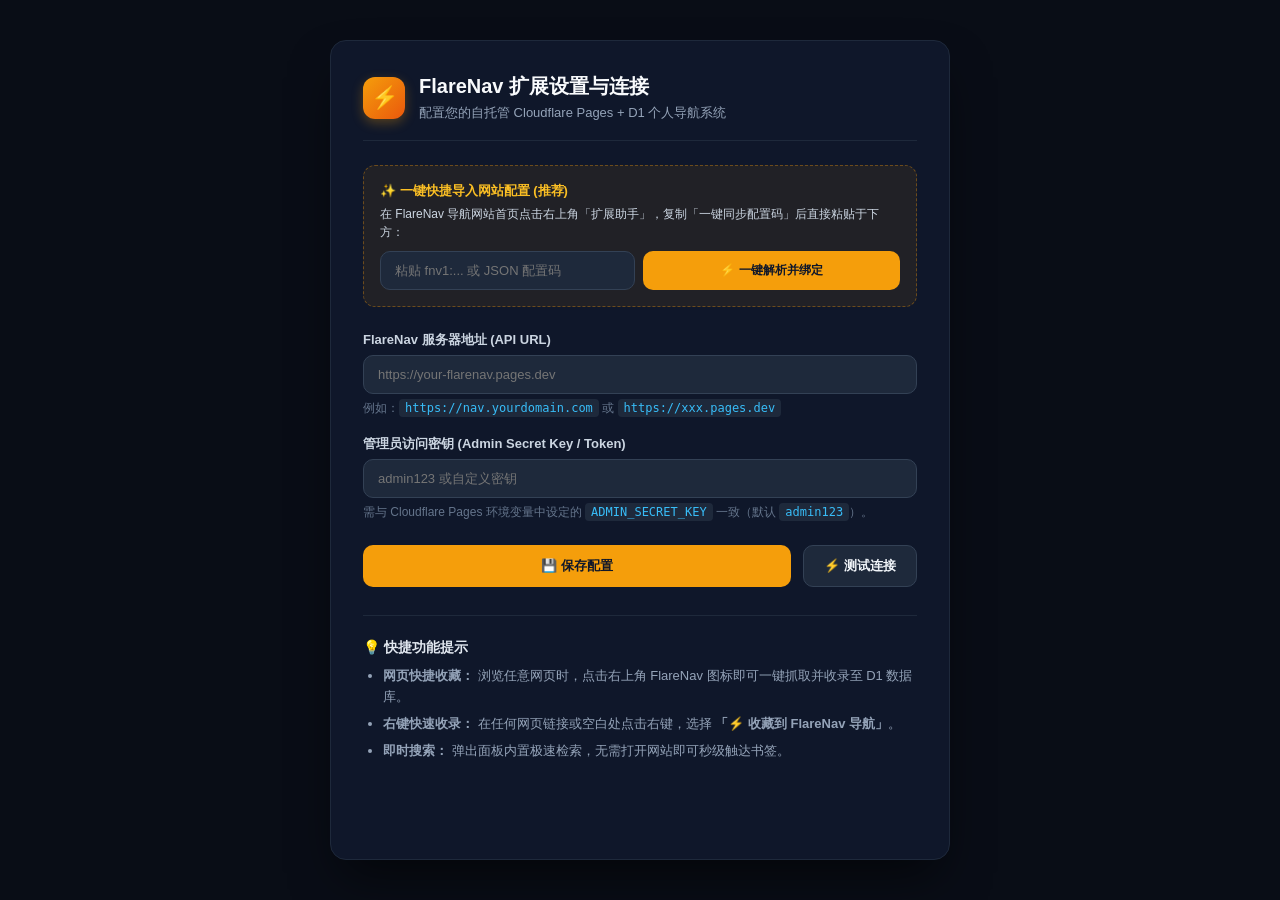
<file: extension/options.html>
<!DOCTYPE html>
<html lang="zh-CN">
<head>
  <meta charset="UTF-8">
  <meta name="viewport" content="width=device-width, initial-scale=1.0">
  <title>FlareNav 扩展选项与配置</title>
  <link rel="icon" type="image/png" href="icons/icon-32.png">
  <style>
    * {
      box-sizing: border-box;
      margin: 0;
      padding: 0;
      font-family: -apple-system, BlinkMacSystemFont, "Segoe UI", Roboto, sans-serif;
    }
    body {
      background: #090d16;
      color: #f1f5f9;
      padding: 40px 20px;
      display: flex;
      justify-content: center;
      min-height: 100vh;
    }
    .container {
      max-width: 620px;
      width: 100%;
      background: #0f172a;
      border: 1px solid #1e293b;
      border-radius: 16px;
      padding: 32px;
      box-shadow: 0 25px 50px -12px rgba(0, 0, 0, 0.6);
    }
    .header {
      display: flex;
      align-items: center;
      gap: 14px;
      margin-bottom: 24px;
      padding-bottom: 18px;
      border-bottom: 1px solid #1e293b;
    }
    .logo {
      width: 42px;
      height: 42px;
      background: linear-gradient(135deg, #f59e0b, #ea580c);
      border-radius: 12px;
      display: flex;
      align-items: center;
      justify-content: center;
      font-size: 22px;
      box-shadow: 0 4px 12px rgba(245, 158, 11, 0.3);
    }
    h1 {
      font-size: 20px;
      font-weight: 700;
      color: #f8fafc;
    }
    p.desc {
      font-size: 13px;
      color: #94a3b8;
      margin-top: 4px;
    }
    .quick-card {
      background: rgba(245, 158, 11, 0.08);
      border: 1px dashed rgba(245, 158, 11, 0.35);
      border-radius: 12px;
      padding: 16px;
      margin-bottom: 24px;
    }
    .quick-card-title {
      font-size: 13px;
      font-weight: 700;
      color: #fbbf24;
      display: flex;
      align-items: center;
      gap: 6px;
    }
    .form-group {
      margin-bottom: 18px;
    }
    label {
      display: block;
      font-size: 13px;
      font-weight: 600;
      color: #cbd5e1;
      margin-bottom: 6px;
    }
    input {
      width: 100%;
      padding: 11px 14px;
      background: #1e293b;
      border: 1px solid #334155;
      border-radius: 10px;
      color: #f8fafc;
      font-size: 13px;
      outline: none;
      transition: all 0.2s;
    }
    input:focus {
      border-color: #f59e0b;
      background: #1e293b;
      box-shadow: 0 0 0 2px rgba(245, 158, 11, 0.15);
    }
    .help-text {
      font-size: 12px;
      color: #64748b;
      margin-top: 5px;
      line-height: 1.5;
    }
    .help-text code {
      background: #1e293b;
      padding: 2px 6px;
      border-radius: 4px;
      color: #38bdf8;
      font-family: monospace;
    }
    .btn-row {
      display: flex;
      gap: 12px;
      margin-top: 24px;
    }
    button {
      padding: 11px 20px;
      border-radius: 10px;
      font-size: 13px;
      font-weight: 700;
      cursor: pointer;
      border: none;
      transition: all 0.2s;
      display: inline-flex;
      align-items: center;
      justify-content: center;
      gap: 6px;
    }
    .btn-primary {
      background: #f59e0b;
      color: #0f172a;
      flex: 1;
    }
    .btn-primary:hover {
      background: #d97706;
    }
    .btn-secondary {
      background: #1e293b;
      color: #f1f5f9;
      border: 1px solid #334155;
    }
    .btn-secondary:hover {
      background: #334155;
    }
    .status-box {
      margin-top: 20px;
      padding: 14px;
      border-radius: 10px;
      font-size: 13px;
      display: none;
      line-height: 1.5;
    }
    .status-box.success {
      display: block;
      background: rgba(16, 185, 129, 0.15);
      border: 1px solid #059669;
      color: #6ee7b7;
    }
    .status-box.error {
      display: block;
      background: rgba(239, 68, 68, 0.15);
      border: 1px solid #dc2626;
      color: #fca5a5;
    }
    .doc-section {
      margin-top: 28px;
      padding-top: 20px;
      border-top: 1px solid #1e293b;
      font-size: 13px;
      color: #94a3b8;
      line-height: 1.6;
    }
    .doc-section h3 {
      color: #e2e8f0;
      font-size: 14px;
      margin-bottom: 8px;
    }
    .doc-section ul {
      padding-left: 20px;
    }
    .doc-section li {
      margin-bottom: 6px;
    }
  </style>
</head>
<body>
  <div class="container">
    <div class="header">
      <div class="logo">⚡</div>
      <div>
        <h1>FlareNav 扩展设置与连接</h1>
        <p class="desc">配置您的自托管 Cloudflare Pages + D1 个人导航系统</p>
      </div>
    </div>

    <!-- 1-Click Quick Import Card -->
    <div class="quick-card">
      <div class="quick-card-title">
        <span>✨ 一键快捷导入网站配置 (推荐)</span>
      </div>
      <p class="help-text" style="color: #cbd5e1; margin-bottom: 10px;">
        在 FlareNav 导航网站首页点击右上角「扩展助手」，复制「一键同步配置码」后直接粘贴于下方：
      </p>
      <div style="display: flex; gap: 8px;">
        <input type="text" id="quickCodeInput" placeholder="粘贴 fnv1:... 或 JSON 配置码" style="flex: 1;" />
        <button id="importCodeBtn" class="btn-primary" style="white-space: nowrap; padding: 10px 16px; font-size: 12px;">
          ⚡ 一键解析并绑定
        </button>
      </div>
    </div>

    <div class="form-group">
      <label for="apiUrl">FlareNav 服务器地址 (API URL)</label>
      <input type="url" id="apiUrl" placeholder="https://your-flarenav.pages.dev" required />
      <p class="help-text">例如：<code>https://nav.yourdomain.com</code> 或 <code>https://xxx.pages.dev</code></p>
    </div>

    <div class="form-group">
      <label for="secretToken">管理员访问密钥 (Admin Secret Key / Token)</label>
      <input type="password" id="secretToken" placeholder="admin123 或自定义密钥" />
      <p class="help-text">需与 Cloudflare Pages 环境变量中设定的 <code>ADMIN_SECRET_KEY</code> 一致（默认 <code>admin123</code>）。</p>
    </div>

    <div class="btn-row">
      <button id="saveBtn" class="btn-primary">💾 保存配置</button>
      <button id="testBtn" class="btn-secondary">⚡ 测试连接</button>
    </div>

    <div id="statusBox" class="status-box"></div>

    <div class="doc-section">
      <h3>💡 快捷功能提示</h3>
      <ul>
        <li><strong>网页快捷收藏：</strong> 浏览任意网页时，点击右上角 FlareNav 图标即可一键抓取并收录至 D1 数据库。</li>
        <li><strong>右键快速收录：</strong> 在任何网页链接或空白处点击右键，选择 <strong>「⚡ 收藏到 FlareNav 导航」</strong>。</li>
        <li><strong>即时搜索：</strong> 弹出面板内置极速检索，无需打开网站即可秒级触达书签。</li>
      </ul>
    </div>
  </div>

  <script src="options.js"></script>
</body>
</html>
</file>
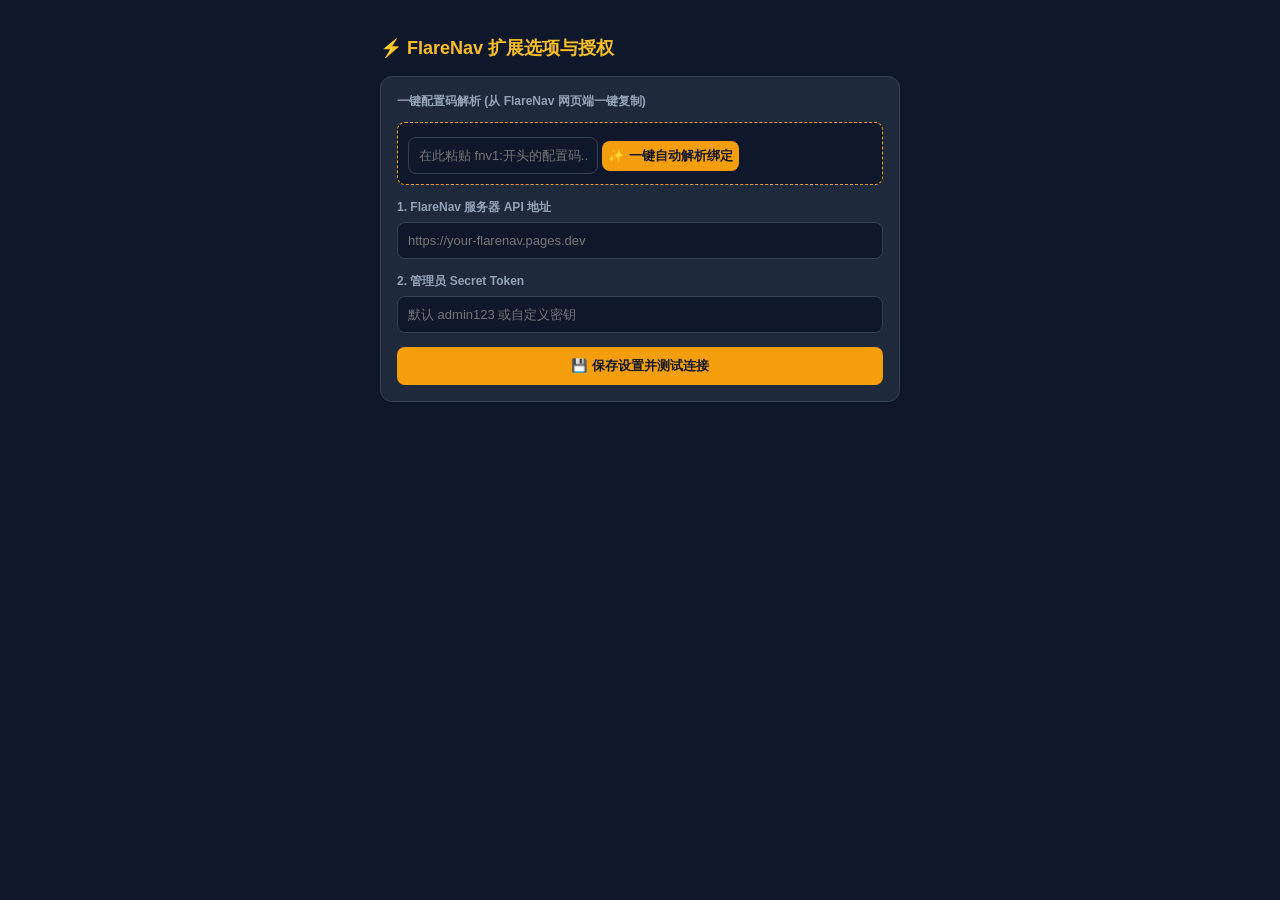
<file: public/extension/options.html>
<!DOCTYPE html>
<html lang="zh-CN">
<head>
  <meta charset="UTF-8">
  <meta name="viewport" content="width=device-width, initial-scale=1.0">
  <title>FlareNav 扩展设置</title>
  <style>
    body { font-family: -apple-system, BlinkMacSystemFont, "Segoe UI", Roboto, sans-serif; background: #0f172a; color: #f8fafc; padding: 24px; max-width: 520px; margin: 0 auto; }
    h1 { font-size: 18px; margin-bottom: 16px; color: #fbbf24; display: flex; align-items: center; gap: 8px; }
    .card { background: #1e293b; border: 1px solid #334155; border-radius: 12px; padding: 16px; display: flex; flex-direction: column; gap: 14px; }
    .form-group { display: flex; flex-direction: column; gap: 6px; }
    label { font-size: 12px; font-weight: 600; color: #94a3b8; }
    input { background: #0f172a; border: 1px solid #334155; border-radius: 8px; padding: 10px; color: #f8fafc; font-size: 13px; outline: none; }
    input:focus { border-color: #f59e0b; }
    .btn { background: #f59e0b; color: #0f172a; border: none; padding: 10px; border-radius: 8px; font-weight: 700; cursor: pointer; }
    .btn:hover { background: #d97706; }
    .status { font-size: 12px; padding: 8px; border-radius: 6px; text-align: center; display: none; }
    .status.success { background: #064e3b; color: #6ee7b7; display: block; }
    .status.error { background: #7f1d1d; color: #fca5a5; display: block; }
    .quick-code-box { background: #0f172a; border: 1px dashed #f59e0b; padding: 10px; border-radius: 8px; margin-top: 6px; }
  </style>
</head>
<body>
  <h1>⚡ FlareNav 扩展选项与授权</h1>
  <div class="card">
    <div class="form-group">
      <label>一键配置码解析 (从 FlareNav 网页端一键复制)</label>
      <div class="quick-code-box">
        <input type="text" id="quickCodeInput" placeholder="在此粘贴 fnv1:开头的配置码..." />
        <button type="button" id="parseCodeBtn" class="btn" style="margin-top: 8px; padding: 6px;">✨ 一键自动解析绑定</button>
      </div>
    </div>

    <div class="form-group">
      <label for="apiUrl">1. FlareNav 服务器 API 地址</label>
      <input type="url" id="apiUrl" placeholder="https://your-flarenav.pages.dev" />
    </div>

    <div class="form-group">
      <label for="secretToken">2. 管理员 Secret Token</label>
      <input type="password" id="secretToken" placeholder="默认 admin123 或自定义密钥" />
    </div>

    <button id="saveBtn" class="btn">💾 保存设置并测试连接</button>
    <div id="status" class="status"></div>
  </div>

  <script src="options.js"></script>
</body>
</html>
</file>
